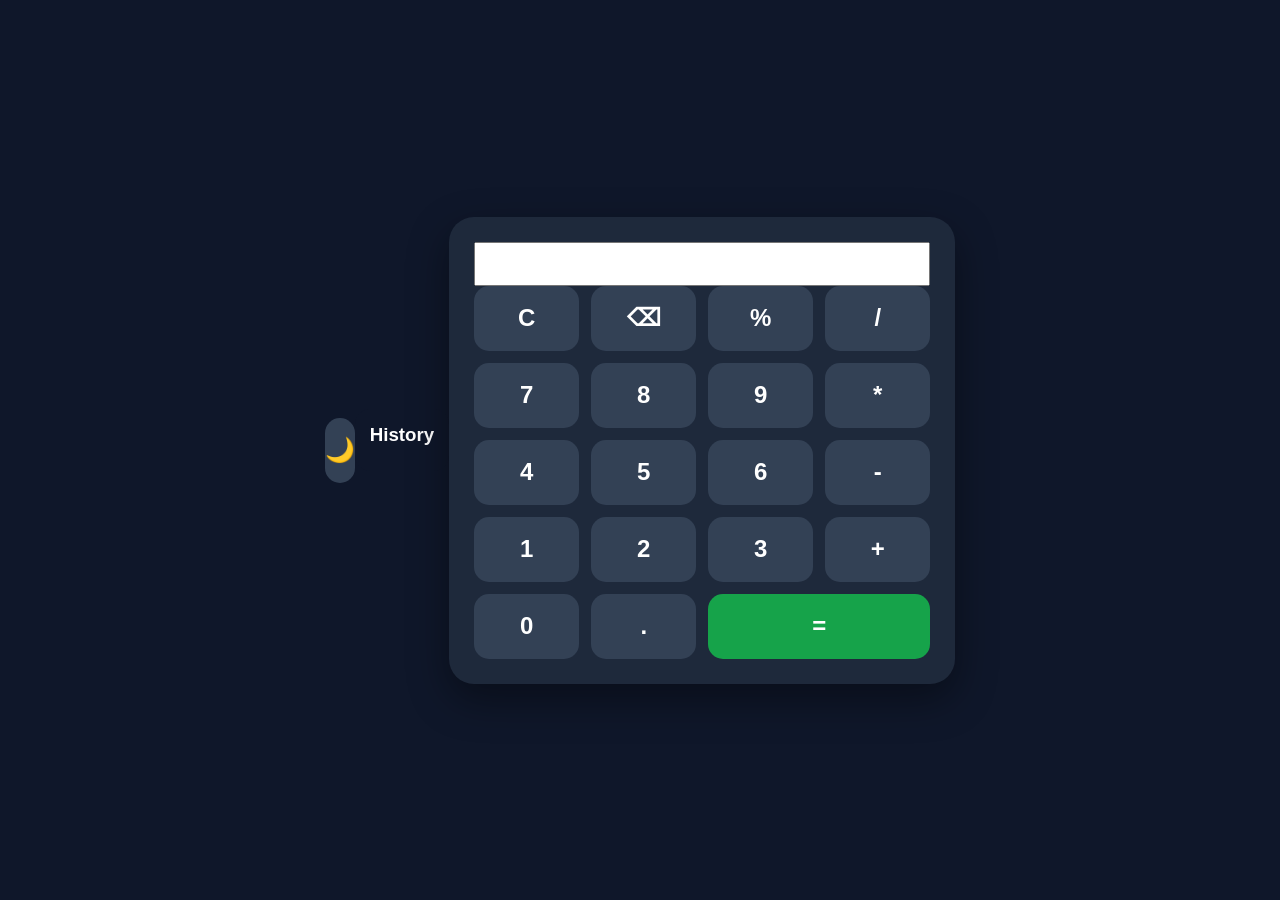
<file: calculator/index.html>
<!DOCTYPE html>
<html lang="en">

<head>
    <meta charset="UTF-8">
    <meta name="viewport" content="width=device-width, initial-scale=1.0">
    <title>Calculator | Mubshar</title>

    <link rel="stylesheet" href="style.css">
</head>

<body>
    <button id="mode">
🌙
</button>
<div class="history">

<h3>History</h3>

<ul id="history"></ul>

</div>
    <div class="calculator">

        <input type="text" id="display" readonly>

        <div class="buttons">

            <button>C</button>
            <button>⌫</button>
            <button>%</button>
            <button>/</button>

            <button>7</button>
            <button>8</button>
            <button>9</button>
            <button>*</button>

            <button>4</button>
            <button>5</button>
            <button>6</button>
            <button>-</button>

            <button>1</button>
            <button>2</button>
            <button>3</button>
            <button>+</button>

            <button>0</button>
            <button>.</button>
            <button>=</button>

        </div>

    </div>

    <script src="script.js"></script>

</body>

</html>
</file>
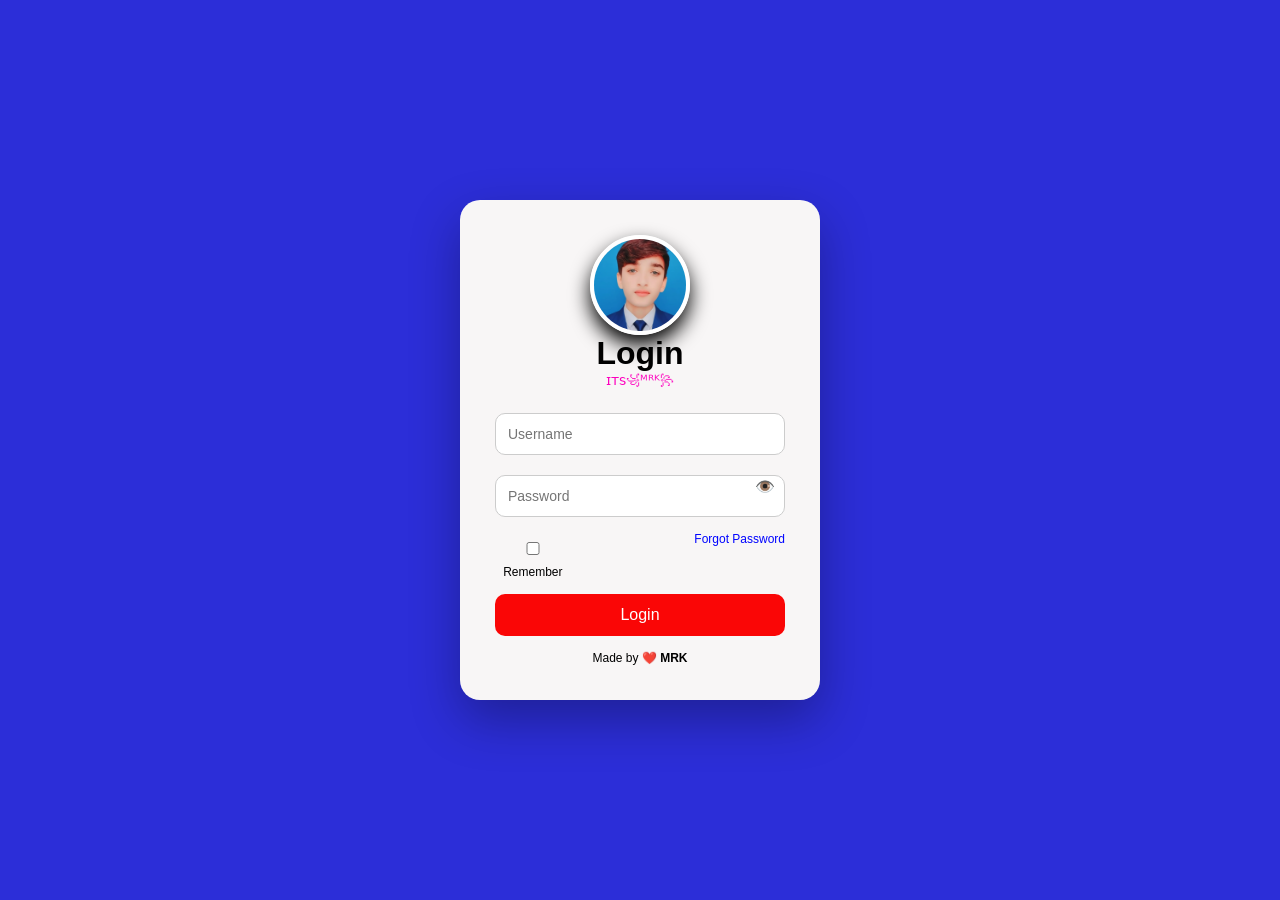
<file: login/index.html>
<!DOCTYPE html>
<html lang="en">
<head>
<meta charset="UTF-8">
<meta name="viewport" content="width=device-width, initial-scale=1.0">
<title>Mubshar Login</title>

<style>
*{
margin:0;
padding:0;
box-sizing:border-box;
font-family:Arial, sans-serif;
}

body{
height:100vh;
display:flex;
justify-content:center;
align-items:center;
background:#1e21d6ef



}

/* MAIN CARD */
.card{
width:360px;
background:rgb(248, 246, 246);
backdrop-filter:blur(10px);
padding:35px;
border-radius:20px;
box-shadow:0 20px 50px rgba(0,0,0,0.3);
text-align:center;
animation:fade 0.8s ease;
}

@keyframes fade{
from{opacity:0; transform:translateY(40px);}
to{opacity:1; transform:translateY(0);}
}

/* AVATAR */
.avatar{
width:100px;
height:100px;
margin:0 auto;
border-radius:50%;
overflow:hidden;
border:4px solid white;
box-shadow:0 10px 20px rgb(0, 0, 0);
}

.avatar img{
width:100%;
height:100%;
object-fit:cover;
}

/* TEXT */
h2{
margin:10px 0;
color:#0d6efd;
}

.name{
font-size:14px;
color:#fd00be;
margin-bottom:15px;
}

/* INPUT */
input{
width:100%;
padding:12px;
margin:10px 0;
border:1px solid #ccc;
border-radius:10px;
outline:none;
font-size:14px;
}

input:focus{
border-color:#0d6efd;
}

/* PASSWORD BOX */
.pass{
position:relative;
}

.pass span{
position:absolute;
right:10px;
top:12px;
cursor:pointer;
}

/* OPTIONS */
.options{
display:flex;
justify-content:space-between;
font-size:12px;
margin-top:5px;
}

.options a{
text-decoration:none;
color:#0004ff;
}

/* BUTTON */
button{
width:100%;
padding:12px;
margin-top:15px;
border:none;
border-radius:10px;
background:#fa0606;
color:white;
font-size:16px;
cursor:pointer;
transition:0.3s;
}

button:hover{
background:#0a0505de;
}

/* FOOTER */
.footer{
margin-top:15px;
font-size:12px;
color:#000000;
}
</style>
</head>

<body>

<div class="card">

<div class="avatar">
    <img src="mubshar.jpg.png" alt="Mubshar">
</div>

<h1> Login </h1>

<div class="name">
 ɪᴛꜱ꧁ᴹᴿᴷ꧂
</div> 

<input type="text" placeholder="Username">

<div class="pass">
<input type="password" id="pass" placeholder="Password">
<span onclick="toggle()">👁️</span>
</div>

<div class="options">
<label><input type="checkbox"> Remember</label>
<a href="#">Forgot Password</a>
</div>

<button onclick="login()">Login</button>

<div class="footer">
Made by ❤️ <b>MRK</b>
</div>

</div>

<script>
function toggle(){
let p = document.getElementById("pass");
p.type = (p.type === "password") ? "text" : "password";
}

function login(){
alert("Welcome My Login 🚀");
}
</script>

</body>
</html>
</file>
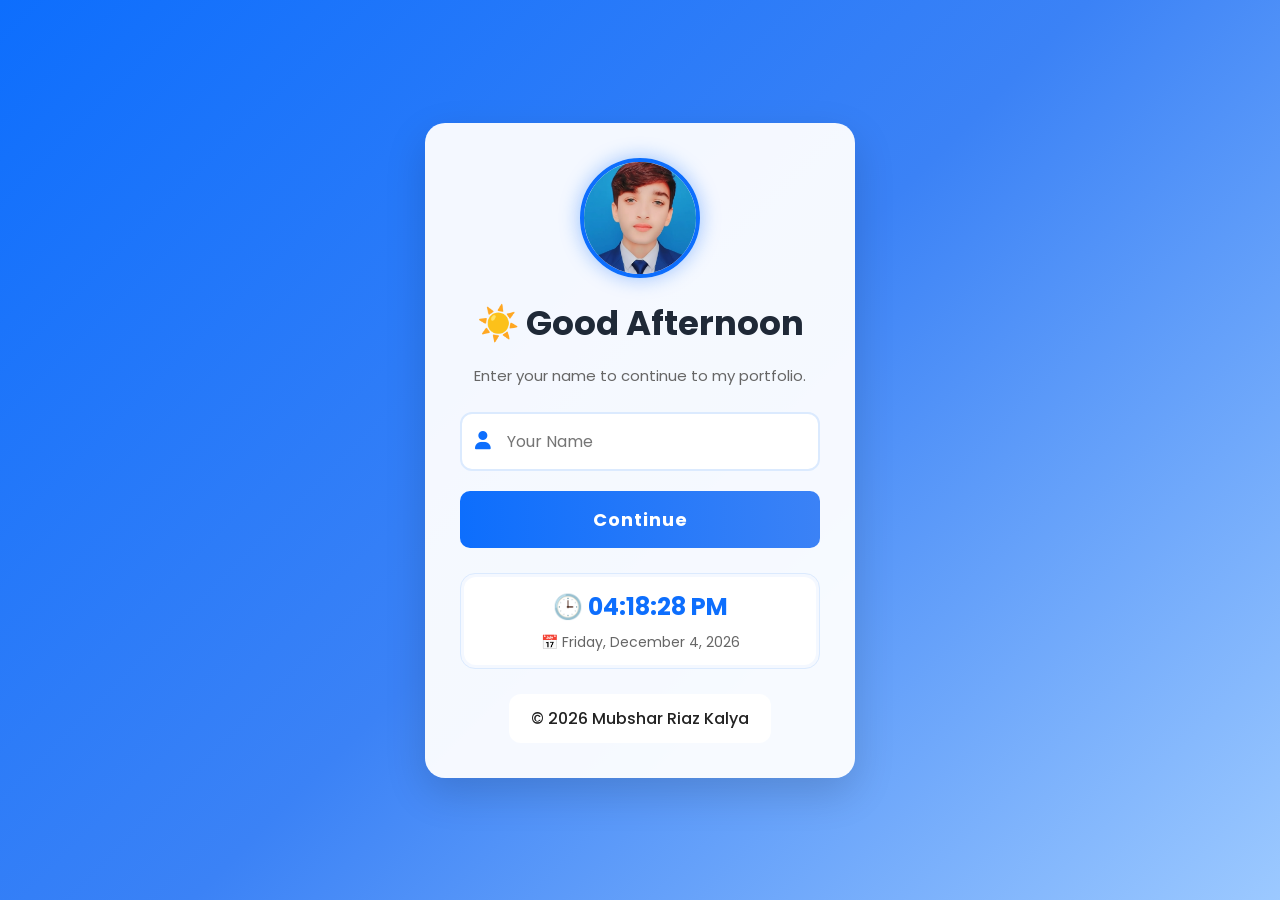
<file: welcome/index.html>
<!DOCTYPE html>
<html lang="en">
<head>
    <meta charset="UTF-8">
    <meta name="viewport" content="width=device-width, initial-scale=1.0">
    <link rel="icon" type="image/png" href="/images/favicon.png">
    <title>Welcome</title>

    <!-- Font Awesome -->
    <link rel="stylesheet"
    href="https://cdnjs.cloudflare.com/ajax/libs/font-awesome/6.5.2/css/all.min.css">
    <link href="https://fonts.googleapis.com/css2?family=Poppins:wght@300;400;600;700&display=swap" rel="stylesheet">

    <link rel="stylesheet" href="style.css">
</head>

<body>

<div class="container">

    <div class="box">
        <img src="MRKk.png.png" alt="Mubshar" class="profile-img">

<h1 id="greeting"></h1>

<p class="subtitle">
Enter your name to continue to my portfolio.
</p>


      

       <div class="input-box">

<i class="fa-solid fa-user"></i>

<input
type="text"
id="username"
placeholder="Your Name">

</div>
<button id="submitBtn">Continue</button>
<div id="successPopup" class="success-popup">

    <div class="popup-content">

        <h2 id="welcomeUser"></h2>

        <p>Loading Portfolio...</p>

    </div>

</div>

<div class="time-box">
    <div id="clock"></div>
    <div id="date"></div>
</div>
        <p id="message"></p>

   <div>

<div class="copyright-box">
    <span>© 2026 Mubshar Riaz Kalya</span>
</div>
</body>
<script src="script.js"></script>

</body>
</html>
</file>
<file: calculator/style.css>
/* Reset */

*{
    margin:0;
    padding:0;
    box-sizing:border-box;
    font-family:Arial,sans-serif;
}

/* Body */

body{
    display:flex;
    justify-content:center;
    align-items:center;
    min-height:100vh;
    background:#0f172a;
}

/* Calculator Box */

.calculator{

background:#1e293b;

padding:25px;

border-radius:25px;

box-shadow:
0 15px 40px rgba(0,0,0,.4);

}

/* Display */

#display{

font-size:35px;

font-weight:bold;

letter-spacing:1px;

}

/* Buttons */

.buttons{
    display:grid;
    grid-template-columns:repeat(4,1fr);
    gap:12px;
}

/* Button */

button{

height:65px;

border:none;

border-radius:15px;

font-size:24px;

cursor:pointer;

background:#334155;

color:white;

transition:.3s;

font-weight:bold;

}

/* Hover */

button:hover{

transform:scale(1.07);

background:#2563eb;

}

/* Equal Button */

button:last-child{
    grid-column:span 2;
    background:#16a34a;
}

button:last-child:hover{
    background:#15803d;
}
.history{

background:#0f172a;

padding:15px;

border-radius:15px;

margin-bottom:20px;

color:white;

max-height:150px;

overflow-y:auto;

}

.history h3{

margin-bottom:10px;

}

.history ul{

list-style:none;

}

.history li{

padding:8px;

border-bottom:1px solid #333;

}
</file>
<file: welcome/style.css>
*{
    margin:0;
    padding:0;
    box-sizing:border-box;
    font-family:'Poppins',sans-serif;
}

body{
    height:100vh;
    display:flex;
    justify-content:center;
    align-items:center;

    background:linear-gradient(135deg,#0d6efd,#3b82f6,#9cc9ff);

    overflow:hidden;
}

.container{
    width:100%;
    display:flex;
    justify-content:center;
    align-items:center;
}

.box{
    width:430px;
    background:rgba(255,255,255,.95);
    padding:35px;
    border-radius:20px;
    text-align:center;

    box-shadow:0 15px 40px rgba(0,0,0,.15);

    animation:
    popup .8s ease,
    floating 4s ease-in-out infinite;
}

@keyframes popup{

0%{
opacity:0;
transform:scale(.8);
}

100%{
opacity:1;
transform:scale(1);
}

}



h1{
    color:#1f2937;
    margin-bottom:30px;
}

input{
    width:100%;
    padding:15px 15px 15px 45px;

    border:2px solid #dbeafe;

    border-radius:12px;

    font-size:16px;

    outline:none;

    transition:.3s;

    background:#fff;
}

input:focus{
    border-color:#0d6efd;
    box-shadow:0 0 10px rgba(13,110,253,.2);
}

button{
    width:100%;
    padding:15px;
    margin-top:20px;
    border:none;
    border-radius:10px;
    background:linear-gradient(90deg,#0d6efd,#3b82f6);
    color:white;
    font-size:18px;
    letter-spacing:1px;
    font-weight:700;
    cursor:pointer;
    transition:.3s;
}

button:hover{
    background:#1aca38;
    color:#fff;
    transform:translateY(-3px) scale(1.02);
    box-shadow:0 10px 25px rgba(124,58,237,.35);
}

p{
    color:#6b7280;
    margin-bottom:20px;
}
.profile-img{
    width:120px;
    height:120px;
    border-radius:50%;
    object-fit:cover;
    display:block;
    margin:0 auto 20px;
    border:4px solid #0d6efd;
    box-shadow:0 0 20px rgba(13,110,253,.4);
    animation:glow 2s infinite alternate;
}


@keyframes glow{

from{

box-shadow:0 0 15px rgba(13,110,253,.3);

}

to{

box-shadow:0 0 35px rgba(13,110,253,.8);

}

}

.profile-img:hover{
    transform:scale(1.08) rotate(3deg);
}

.subtitle{
    color:#666;
    margin:15px 0 25px;
    font-size:15px;
}
.time-box{
    margin-top:25px;
    padding:15px;
    border-radius:15px;

    background:#f4f8ff;

    border:1px solid #dbeafe;
}

#clock{
    font-size:24px;
    font-weight:700;
    color:#0d6efd;
}

#date{
    margin-top:8px;
    font-size:14px;
    color:#666;
}
#greeting{
    font-size:34px;
    color:#1f2937;
    margin:15px 0;
    font-weight:700;
}

.input-box{
    position:relative;
    margin-top:20px;
}


.input-box i{
    position:absolute;
    left:15px;
    top:50%;
    transform:translateY(-50%);
    color:#0d6efd;
    font-size:18px;
}

.input-box input{

padding-left:45px;

}
.copyright{

margin-top:25px;

font-size:13px;

color:#888;

}
.spinner{
    display:inline-block;
    width:18px;
    height:18px;
    border:3px solid rgba(255,255,255,.4);
    border-top:3px solid #fff;
    border-radius:50%;
    animation:spin .8s linear infinite;
    vertical-align:middle;
    margin-right:8px;
}

@keyframes spin{
    100%{
        transform:rotate(360deg);
    }
}
.success-popup{
    position:fixed;
    top:0;
    left:0;
    width:100%;
    height:100%;
    background:rgba(0,0,0,.45);

    display:none;
    justify-content:center;
    align-items:center;

    z-index:9999;
}

.popup-content{
    width:340px;
    background:#fff;
    padding:30px;
    border-radius:18px;
    text-align:center;
    box-shadow:0 15px 40px rgba(0,0,0,.25);

    animation:popup .3s ease;
}

.popup-content h2{
    color:#0d6efd;
    margin-bottom:15px;
}

.popup-content p{
    color:#666;
    margin:0;
}
.time-box{
    position: relative;
    overflow: hidden;
    border-radius: 15px;
    cursor: pointer;
    transition: .3s;
}

.time-box::before{
    content: "";
    position: absolute;
    top: -50%;
    left: -50%;
    width: 200%;
    height: 200%;
    background: conic-gradient(
        transparent,
        #0d6efd,
        transparent,
        #00c3ff,
        transparent
    );

    animation: rotate 3s linear infinite;
    opacity: 0;
}

.time-box:hover::before{
    opacity: 1;
}

.time-box::after{
    content:"";
    position:absolute;
    inset:3px;
    background:white;
    border-radius:12px;
}

.time-box *{
    position:relative;
    z-index:2;
}

@keyframes rotate{

100%{
transform:rotate(360deg);
}

}
.copyright-box{
    position: relative;
    width: fit-content;
    margin: 25px auto 0;
    padding: 12px 22px;
    border-radius: 12px;
    overflow: hidden;
    background: white;
    color: #222;
    display: flex;
    justify-content: center;
    align-items: center;
    font-weight: 500;
    text-align: center;
    cursor: default;
    transition: .3s;
    min-width: 260px;
}

/* گھومنے والی Border */
.copyright-box::before{
    content: "";
    position: absolute;
    inset: -100%;
    background: conic-gradient(
        from 0deg,
        transparent 0deg,
        transparent 280deg,
        #0d6efd 320deg,
        #4dabff 340deg,
        #0d6efd 360deg
    );
    animation: rotate 2s linear infinite;
    opacity: 0;
}


/* Hover پر Animation */
.copyright-box:hover::before{
    opacity: 1;
}

/* اندر والا White Box */
.copyright-box::after{
    content: "";
    position: absolute;
    inset: 2px;
    background: white;
    border-radius: 10px;
    z-index: 1;
}

/* Text ہمیشہ اوپر رہے */
.copyright-box span{
    position: relative;
    z-index: 2;
    color: #222;
}

@keyframes rotate{
    100%{
        transform: rotate(360deg);
    }
}
@media (max-width: 768px){

    .container{
        width: 95%;
        padding: 25px 20px;
    }

    h1{
        font-size: 30px;
    }

    h2{
        font-size: 20px;
    }

    p{
        font-size: 15px;
    }

    input{
        width: 100%;
        font-size: 16px;
        padding: 12px;
    }

    button{
        width: 100%;
        padding: 14px;
        font-size: 16px;
    }

    .time-box{
        width: 100%;
        padding: 15px;
    }

    .copyright-box{
        width: 100%;
        min-width: auto;
        padding: 12px;
        font-size: 14px;
    }

}
</file>
